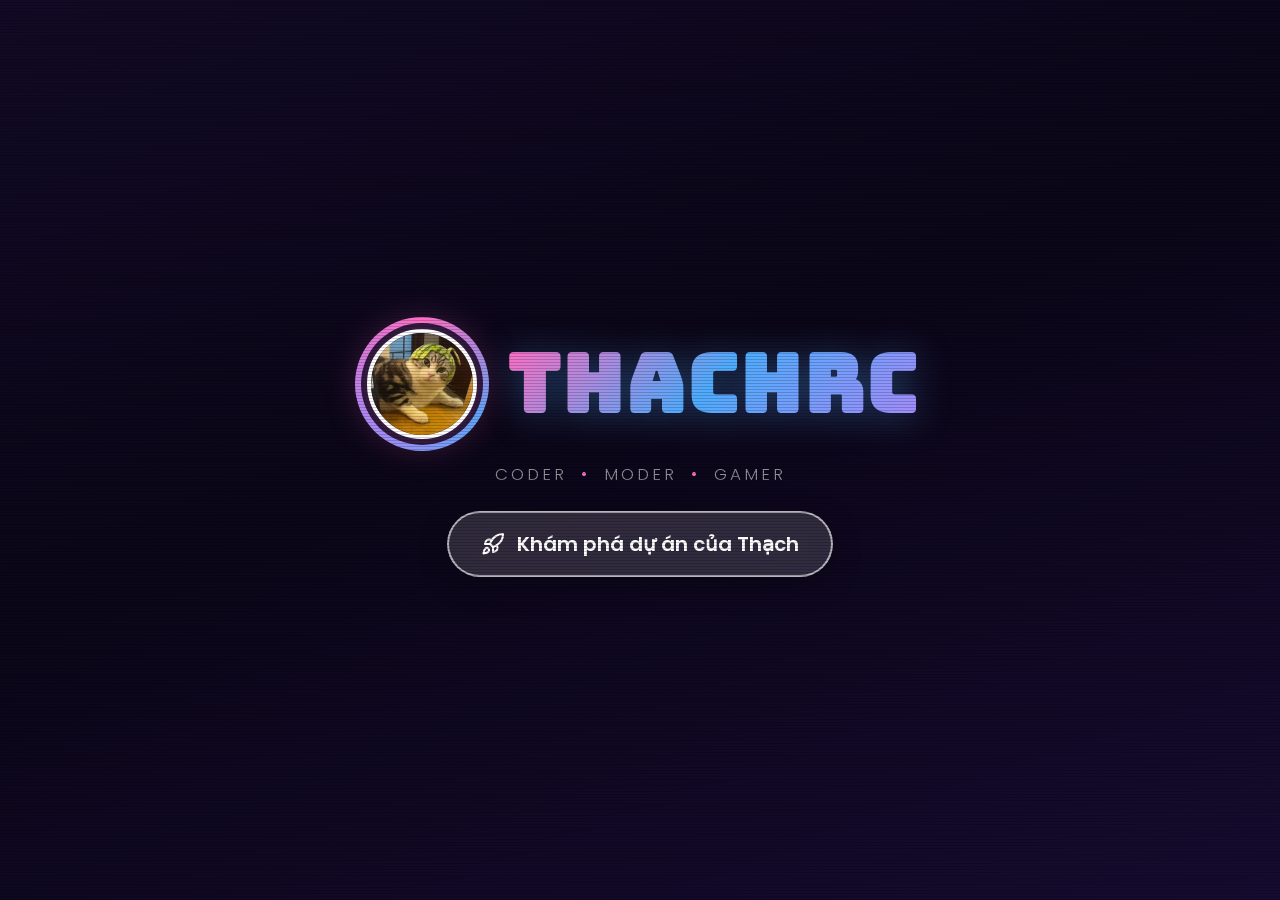
<file: index.html>
<!DOCTYPE html>
<html lang="vi">
<head>
  <meta charset="UTF-8">
  <meta name="viewport" content="width=device-width, initial-scale=1.0">
  <title>Thạch</title>
  <link rel="icon" href="icon.png" type="image/png">
  <link rel="preconnect" href="https://fonts.googleapis.com">
  <link rel="preconnect" href="https://fonts.gstatic.com" crossorigin>
  <link href="https://fonts.googleapis.com/css2?family=Bungee&family=Poppins:wght@300;400;600&display=swap" rel="stylesheet">
  <link rel="stylesheet" href="bg.css">
  <link rel="stylesheet" href="style.css">
</head>
<body>
  <div class="pixel-layer" id="pixelLayer"></div>

  <main class="hero">
    <div class="title-row">
      <div class="avatar-wrap">
        <img src="icon.png" alt="Avatar của ThachRC" class="avatar">
      </div>
      <h1 class="name">ThachRC</h1>
    </div>
    <p class="tagline">coder <span class="dot">•</span> moder <span class="dot">•</span> gamer</p>
    <a href="projects.html" class="cta-button" id="exploreBtn">
      <svg class="cta-icon" viewBox="0 0 24 24" fill="none" stroke="currentColor" stroke-width="2" stroke-linecap="round" stroke-linejoin="round" aria-hidden="true">
        <path d="M4.5 16.5c-1.5 1.26-2 5-2 5s3.74-.5 5-2c.71-.84.7-2.13-.09-2.91a2.18 2.18 0 0 0-2.91-.09z"></path>
        <path d="M12 15l-3-3a22 22 0 0 1 2-3.95A12.88 12.88 0 0 1 22 2c0 2.72-.78 7.5-6 11a22.35 22.35 0 0 1-4 2z"></path>
        <path d="M9 12H4s.55-3.03 2-4c1.62-1.08 5 0 5 0"></path>
        <path d="M12 15v5s3.03-.55 4-2c1.08-1.62 0-5 0-5"></path>
      </svg>
      <span>Khám phá dự án của Thạch</span>
    </a>
  </main>

  <script src="bg.js"></script>
  <script src="script.js"></script>
</body>
</html>
</file>
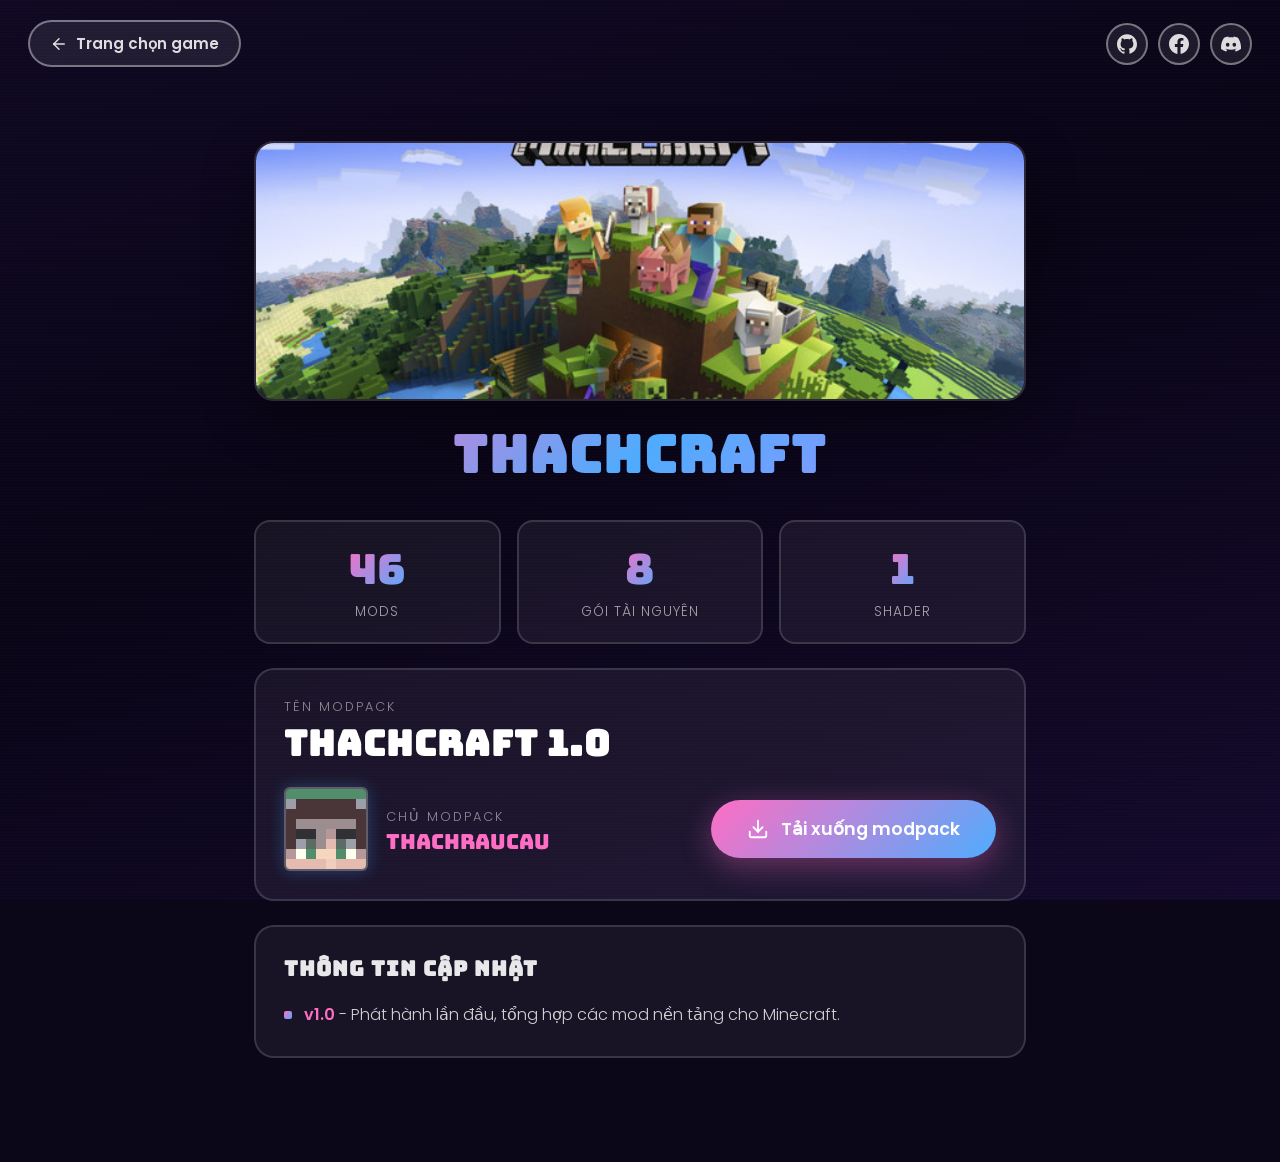
<file: minecraft.html>
<!DOCTYPE html>
<html lang="vi">
<head>
  <meta charset="UTF-8">
  <meta name="viewport" content="width=device-width, initial-scale=1.0">
  <title>ThachCraft - ThachRC</title>
  <link rel="icon" href="icon.png" type="image/png">
  <link rel="preconnect" href="https://fonts.googleapis.com">
  <link rel="preconnect" href="https://fonts.gstatic.com" crossorigin>
  <link href="https://fonts.googleapis.com/css2?family=Bungee&family=Poppins:wght@300;400;600&display=swap" rel="stylesheet">
  <link rel="stylesheet" href="bg.css">
  <link rel="stylesheet" href="minecraft.css">
</head>
<body class="page-enter">
  <div class="pixel-layer" id="pixelLayer"></div>

  <div class="topbar">
    <button class="back-button" id="backBtn">
      <svg viewBox="0 0 24 24" fill="none" stroke="currentColor" stroke-width="2" stroke-linecap="round" stroke-linejoin="round" aria-hidden="true">
        <path d="M19 12H5"></path>
        <path d="M12 19l-7-7 7-7"></path>
      </svg>
      <span>Trang chọn game</span>
    </button>

    <div class="social-buttons">
      <a class="social-button" href="https://github.com/ThachRC" target="_blank" rel="noopener" title="GitHub">
        <svg viewBox="0 0 24 24" fill="currentColor" aria-hidden="true">
          <path d="M12 .297c-6.63 0-12 5.373-12 12 0 5.303 3.438 9.8 8.205 11.385.6.113.82-.258.82-.577 0-.285-.01-1.04-.015-2.04-3.338.724-4.042-1.61-4.042-1.61C4.422 18.07 3.633 17.7 3.633 17.7c-1.087-.744.084-.729.084-.729 1.205.084 1.838 1.236 1.838 1.236 1.07 1.835 2.809 1.305 3.495.998.108-.776.417-1.305.76-1.605-2.665-.3-5.466-1.332-5.466-5.93 0-1.31.465-2.38 1.235-3.22-.135-.303-.54-1.523.105-3.176 0 0 1.005-.322 3.3 1.23.96-.267 1.98-.399 3-.405 1.02.006 2.04.138 3 .405 2.28-1.552 3.285-1.23 3.285-1.23.645 1.653.24 2.873.12 3.176.765.84 1.23 1.91 1.23 3.22 0 4.61-2.805 5.625-5.475 5.92.42.36.81 1.096.81 2.22 0 1.606-.015 2.896-.015 3.286 0 .315.21.69.825.57C20.565 22.092 24 17.592 24 12.297c0-6.627-5.373-12-12-12"></path>
        </svg>
      </a>
      <a class="social-button" href="https://www.facebook.com/HThach0315" target="_blank" rel="noopener" title="Facebook">
        <svg viewBox="0 0 24 24" fill="currentColor" aria-hidden="true">
          <path d="M24 12.073c0-6.627-5.373-12-12-12s-12 5.373-12 12c0 5.99 4.388 10.954 10.125 11.854v-8.385H7.078v-3.47h3.047V9.43c0-3.007 1.792-4.669 4.533-4.669 1.312 0 2.686.235 2.686.235v2.953H15.83c-1.491 0-1.956.925-1.956 1.874v2.25h3.328l-.532 3.47h-2.796v8.385C19.612 23.027 24 18.062 24 12.073z"></path>
        </svg>
      </a>
      <a class="social-button" href="https://discord.gg/29yyZGGAaR" target="_blank" rel="noopener" title="Discord">
        <svg viewBox="0 0 24 24" fill="currentColor" aria-hidden="true">
          <path d="M20.317 4.3698a19.7913 19.7913 0 00-4.8851-1.5152.0741.0741 0 00-.0785.0371c-.211.3753-.4447.8648-.6083 1.2495-1.8447-.2762-3.68-.2762-5.4868 0-.1636-.3933-.4058-.8742-.6177-1.2495a.077.077 0 00-.0785-.037 19.7363 19.7363 0 00-4.8852 1.515.0699.0699 0 00-.0321.0277C.5334 9.0458-.319 13.5799.0992 18.0578a.0824.0824 0 00.0312.0561c2.0528 1.5076 4.0413 2.4228 5.9929 3.0294a.0777.0777 0 00.0842-.0276c.4616-.6304.8731-1.2952 1.226-1.9942a.076.076 0 00-.0416-.1057c-.6528-.2476-1.2743-.5495-1.8722-.8923a.077.077 0 01-.0076-.1277c.1258-.0943.2517-.1923.3718-.2914a.0743.0743 0 01.0776-.0105c3.9278 1.7933 8.18 1.7933 12.0614 0a.0739.0739 0 01.0785.0095c.1202.099.246.1981.3728.2924a.077.077 0 01-.0066.1276 12.2986 12.2986 0 01-1.873.8914.0766.0766 0 00-.0407.1067c.3604.698.7719 1.3628 1.225 1.9932a.076.076 0 00.0842.0286c1.961-.6067 3.9495-1.5219 6.0023-3.0294a.077.077 0 00.0313-.0552c.5004-5.177-.8382-9.6739-3.5485-13.6604a.061.061 0 00-.0312-.0286zM8.02 15.3312c-1.1825 0-2.1569-1.0857-2.1569-2.419 0-1.3332.9555-2.4189 2.157-2.4189 1.2108 0 2.1757 1.0952 2.1568 2.419 0 1.3332-.9555 2.4189-2.1569 2.4189zm7.9748 0c-1.1825 0-2.1569-1.0857-2.1569-2.419 0-1.3332.9554-2.4189 2.1569-2.4189 1.2108 0 2.1757 1.0952 2.1568 2.419 0 1.3332-.946 2.4189-2.1568 2.4189z"></path>
        </svg>
      </a>
    </div>
  </div>

  <main class="page">
    <header class="game-hero">
      <img src="minecraft_banner.jpg" alt="ThachCraft" class="game-banner">
      <h1 class="game-title">ThachCraft</h1>
    </header>

    <section class="stats">
      <div class="stat">
        <span class="stat-num">46</span>
        <span class="stat-label">Mods</span>
      </div>
      <div class="stat">
        <span class="stat-num">8</span>
        <span class="stat-label">Gói tài nguyên</span>
      </div>
      <div class="stat">
        <span class="stat-num">1</span>
        <span class="stat-label">Shader</span>
      </div>
    </section>

    <section class="panel">
      <div class="modpack-info">
        <span class="label">Tên modpack</span>
        <h2 class="modpack-name">ThachCraft 1.0</h2>
      </div>

      <div class="owner-row">
        <div class="owner">
          <img src="thachraucau-head.png" alt="Skin ThachRauCau" class="skin-icon">
          <div>
            <span class="label">Chủ modpack</span>
            <p class="owner-name">ThachRauCau</p>
          </div>
        </div>

        <a class="download-button" href="https://drive.google.com/file/d/144w3nYolvyCuD91zXTfOUlgTKwDnk7HT/view?usp=sharing" target="_blank" rel="noopener">
          <svg viewBox="0 0 24 24" fill="none" stroke="currentColor" stroke-width="2" stroke-linecap="round" stroke-linejoin="round" aria-hidden="true">
            <path d="M21 15v4a2 2 0 0 1-2 2H5a2 2 0 0 1-2-2v-4"></path>
            <path d="M7 10l5 5 5-5"></path>
            <path d="M12 15V3"></path>
          </svg>
          <span>Tải xuống modpack</span>
        </a>
      </div>
    </section>

    <section class="panel update-panel">
      <h2 class="panel-title">Thông tin cập nhật</h2>
      <ul class="update-list">
        <li><strong>v1.0</strong> - Phát hành lần đầu, tổng hợp các mod nền tảng cho Minecraft.</li>
      </ul>
    </section>
  </main>

  <script src="bg.js"></script>
  <script src="minecraft.js"></script>
</body>
</html>
</file>
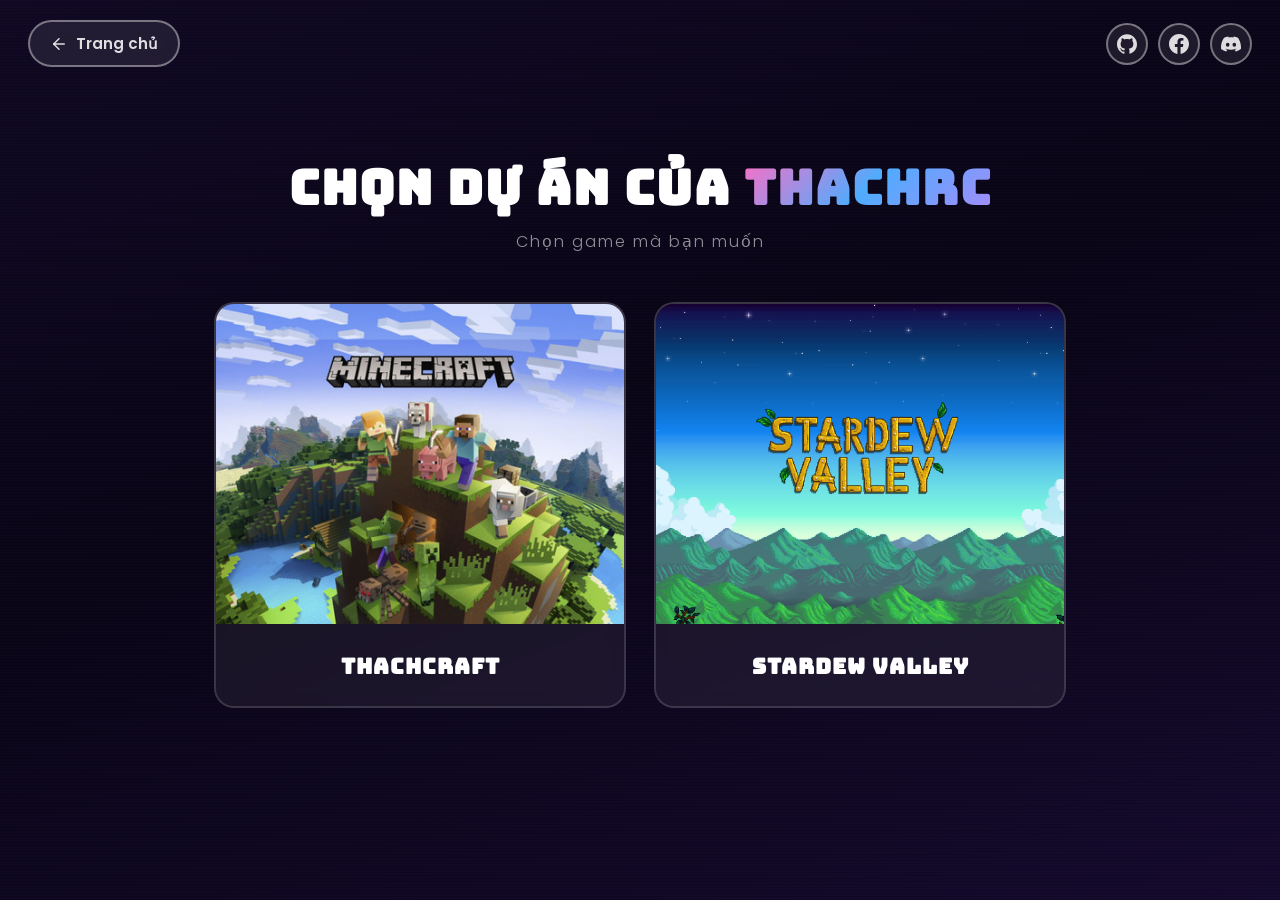
<file: projects.html>
<!DOCTYPE html>
<html lang="vi">
<head>
  <meta charset="UTF-8">
  <meta name="viewport" content="width=device-width, initial-scale=1.0">
  <title>Chọn dự án của ThachRC</title>
  <link rel="icon" href="icon.png" type="image/png">
  <link rel="preconnect" href="https://fonts.googleapis.com">
  <link rel="preconnect" href="https://fonts.gstatic.com" crossorigin>
  <link href="https://fonts.googleapis.com/css2?family=Bungee&family=Poppins:wght@300;400;600&display=swap" rel="stylesheet">
  <link rel="stylesheet" href="bg.css">
  <link rel="stylesheet" href="projects.css">
</head>
<body class="page-enter">
  <div class="pixel-layer" id="pixelLayer"></div>

  <div class="topbar">
    <button class="back-button" id="backBtn">
      <svg viewBox="0 0 24 24" fill="none" stroke="currentColor" stroke-width="2" stroke-linecap="round" stroke-linejoin="round" aria-hidden="true">
        <path d="M19 12H5"></path>
        <path d="M12 19l-7-7 7-7"></path>
      </svg>
      <span>Trang chủ</span>
    </button>

    <div class="social-buttons">
      <a class="social-button" href="https://github.com/ThachRC" target="_blank" rel="noopener" title="GitHub">
        <svg viewBox="0 0 24 24" fill="currentColor" aria-hidden="true">
          <path d="M12 .297c-6.63 0-12 5.373-12 12 0 5.303 3.438 9.8 8.205 11.385.6.113.82-.258.82-.577 0-.285-.01-1.04-.015-2.04-3.338.724-4.042-1.61-4.042-1.61C4.422 18.07 3.633 17.7 3.633 17.7c-1.087-.744.084-.729.084-.729 1.205.084 1.838 1.236 1.838 1.236 1.07 1.835 2.809 1.305 3.495.998.108-.776.417-1.305.76-1.605-2.665-.3-5.466-1.332-5.466-5.93 0-1.31.465-2.38 1.235-3.22-.135-.303-.54-1.523.105-3.176 0 0 1.005-.322 3.3 1.23.96-.267 1.98-.399 3-.405 1.02.006 2.04.138 3 .405 2.28-1.552 3.285-1.23 3.285-1.23.645 1.653.24 2.873.12 3.176.765.84 1.23 1.91 1.23 3.22 0 4.61-2.805 5.625-5.475 5.92.42.36.81 1.096.81 2.22 0 1.606-.015 2.896-.015 3.286 0 .315.21.69.825.57C20.565 22.092 24 17.592 24 12.297c0-6.627-5.373-12-12-12"></path>
        </svg>
      </a>
      <a class="social-button" href="https://www.facebook.com/HThach0315" target="_blank" rel="noopener" title="Facebook">
        <svg viewBox="0 0 24 24" fill="currentColor" aria-hidden="true">
          <path d="M24 12.073c0-6.627-5.373-12-12-12s-12 5.373-12 12c0 5.99 4.388 10.954 10.125 11.854v-8.385H7.078v-3.47h3.047V9.43c0-3.007 1.792-4.669 4.533-4.669 1.312 0 2.686.235 2.686.235v2.953H15.83c-1.491 0-1.956.925-1.956 1.874v2.25h3.328l-.532 3.47h-2.796v8.385C19.612 23.027 24 18.062 24 12.073z"></path>
        </svg>
      </a>
      <a class="social-button" href="https://discord.gg/wVFH8Xh6hj" target="_blank" rel="noopener" title="Discord">
        <svg viewBox="0 0 24 24" fill="currentColor" aria-hidden="true">
          <path d="M20.317 4.3698a19.7913 19.7913 0 00-4.8851-1.5152.0741.0741 0 00-.0785.0371c-.211.3753-.4447.8648-.6083 1.2495-1.8447-.2762-3.68-.2762-5.4868 0-.1636-.3933-.4058-.8742-.6177-1.2495a.077.077 0 00-.0785-.037 19.7363 19.7363 0 00-4.8852 1.515.0699.0699 0 00-.0321.0277C.5334 9.0458-.319 13.5799.0992 18.0578a.0824.0824 0 00.0312.0561c2.0528 1.5076 4.0413 2.4228 5.9929 3.0294a.0777.0777 0 00.0842-.0276c.4616-.6304.8731-1.2952 1.226-1.9942a.076.076 0 00-.0416-.1057c-.6528-.2476-1.2743-.5495-1.8722-.8923a.077.077 0 01-.0076-.1277c.1258-.0943.2517-.1923.3718-.2914a.0743.0743 0 01.0776-.0105c3.9278 1.7933 8.18 1.7933 12.0614 0a.0739.0739 0 01.0785.0095c.1202.099.246.1981.3728.2924a.077.077 0 01-.0066.1276 12.2986 12.2986 0 01-1.873.8914.0766.0766 0 00-.0407.1067c.3604.698.7719 1.3628 1.225 1.9932a.076.076 0 00.0842.0286c1.961-.6067 3.9495-1.5219 6.0023-3.0294a.077.077 0 00.0313-.0552c.5004-5.177-.8382-9.6739-3.5485-13.6604a.061.061 0 00-.0312-.0286zM8.02 15.3312c-1.1825 0-2.1569-1.0857-2.1569-2.419 0-1.3332.9555-2.4189 2.157-2.4189 1.2108 0 2.1757 1.0952 2.1568 2.419 0 1.3332-.9555 2.4189-2.1569 2.4189zm7.9748 0c-1.1825 0-2.1569-1.0857-2.1569-2.419 0-1.3332.9554-2.4189 2.1569-2.4189 1.2108 0 2.1757 1.0952 2.1568 2.419 0 1.3332-.946 2.4189-2.1568 2.4189z"></path>
        </svg>
      </a>
    </div>
  </div>

  <main class="page">
    <h1 class="page-title">Chọn dự án của <span class="accent">ThachRC</span></h1>
    <p class="page-sub">Chọn game mà bạn muốn</p>

    <section class="grid">
      <a class="card card-link" href="minecraft.html">
        <img src="minecraft_banner.jpg" alt="ThachCraft" class="card-image">
        <div class="card-body">
          <h2 class="card-title">ThachCraft</h2>
        </div>
      </a>

      <a class="card card-link" href="stardew.html">
        <img src="stardew_scene.png" alt="Stardew Valley" class="card-image">
        <div class="card-body">
          <h2 class="card-title">Stardew Valley</h2>
        </div>
      </a>
    </section>
  </main>

  <script src="bg.js"></script>
  <script src="projects.js"></script>
</body>
</html>
</file>
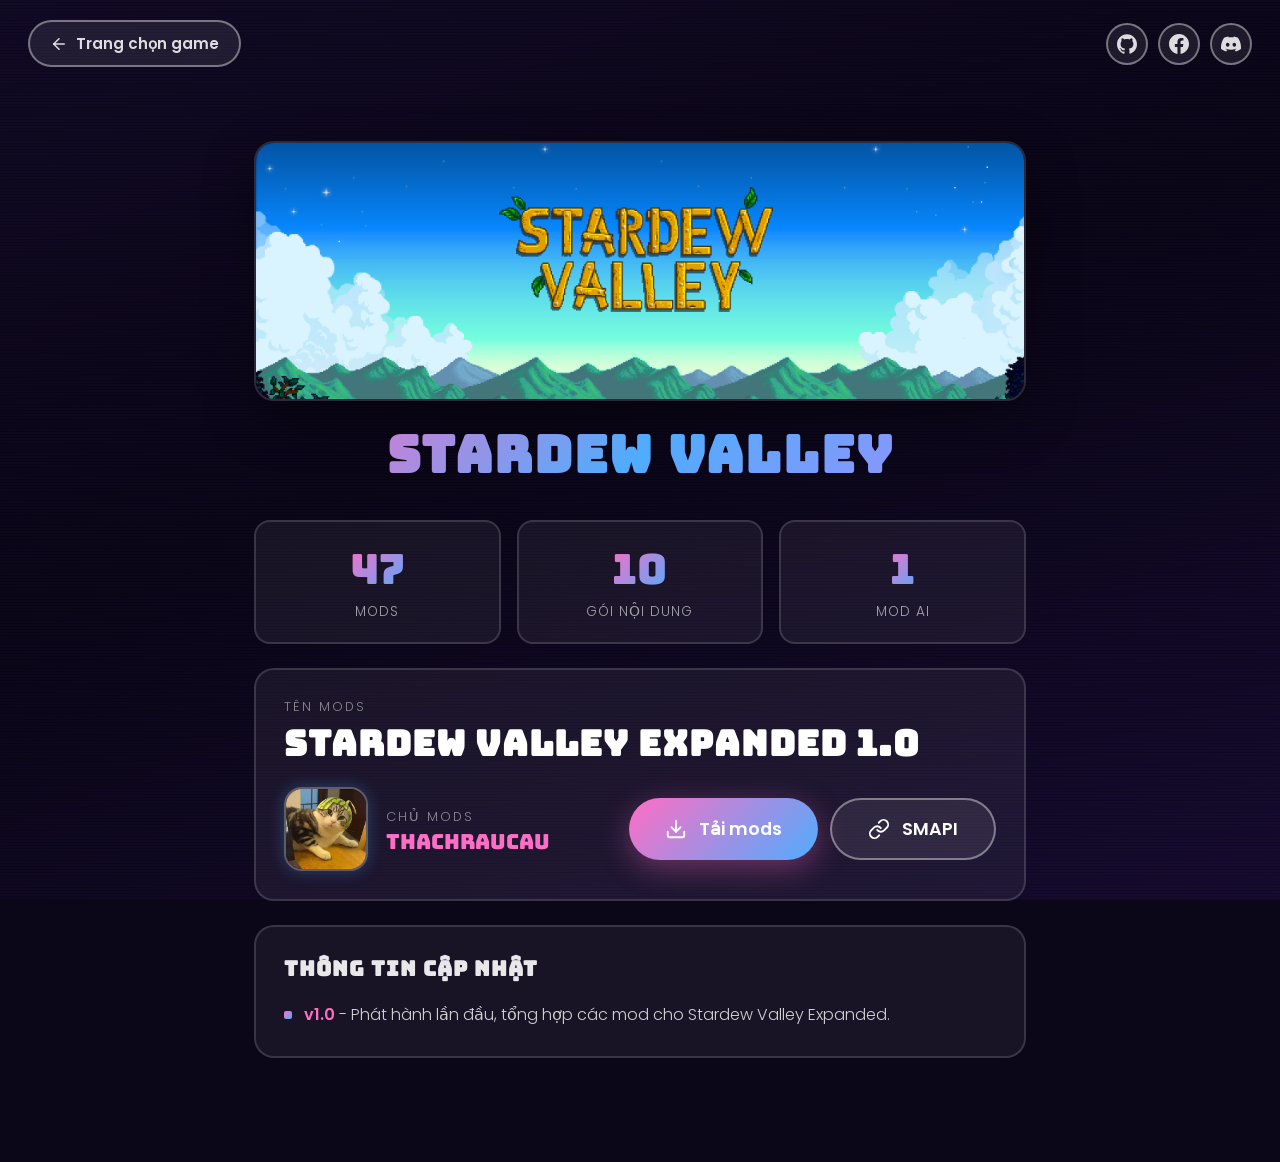
<file: stardew.html>
<!DOCTYPE html>
<html lang="vi">
<head>
  <meta charset="UTF-8">
  <meta name="viewport" content="width=device-width, initial-scale=1.0">
  <title>SVE - ThachRC</title>
  <link rel="icon" href="icon.png" type="image/png">
  <link rel="preconnect" href="https://fonts.googleapis.com">
  <link rel="preconnect" href="https://fonts.gstatic.com" crossorigin>
  <link href="https://fonts.googleapis.com/css2?family=Bungee&family=Poppins:wght@300;400;600&display=swap" rel="stylesheet">
  <link rel="stylesheet" href="bg.css">
  <link rel="stylesheet" href="stardew.css">
</head>
<body class="page-enter">
  <div class="pixel-layer" id="pixelLayer"></div>

  <div class="topbar">
    <button class="back-button" id="backBtn">
      <svg viewBox="0 0 24 24" fill="none" stroke="currentColor" stroke-width="2" stroke-linecap="round" stroke-linejoin="round" aria-hidden="true">
        <path d="M19 12H5"></path>
        <path d="M12 19l-7-7 7-7"></path>
      </svg>
      <span>Trang chọn game</span>
    </button>

    <div class="social-buttons">
      <a class="social-button" href="https://github.com/ThachRC" target="_blank" rel="noopener" title="GitHub">
        <svg viewBox="0 0 24 24" fill="currentColor" aria-hidden="true">
          <path d="M12 .297c-6.63 0-12 5.373-12 12 0 5.303 3.438 9.8 8.205 11.385.6.113.82-.258.82-.577 0-.285-.01-1.04-.015-2.04-3.338.724-4.042-1.61-4.042-1.61C4.422 18.07 3.633 17.7 3.633 17.7c-1.087-.744.084-.729.084-.729 1.205.084 1.838 1.236 1.838 1.236 1.07 1.835 2.809 1.305 3.495.998.108-.776.417-1.305.76-1.605-2.665-.3-5.466-1.332-5.466-5.93 0-1.31.465-2.38 1.235-3.22-.135-.303-.54-1.523.105-3.176 0 0 1.005-.322 3.3 1.23.96-.267 1.98-.399 3-.405 1.02.006 2.04.138 3 .405 2.28-1.552 3.285-1.23 3.285-1.23.645 1.653.24 2.873.12 3.176.765.84 1.23 1.91 1.23 3.22 0 4.61-2.805 5.625-5.475 5.92.42.36.81 1.096.81 2.22 0 1.606-.015 2.896-.015 3.286 0 .315.21.69.825.57C20.565 22.092 24 17.592 24 12.297c0-6.627-5.373-12-12-12"></path>
        </svg>
      </a>
      <a class="social-button" href="https://www.facebook.com/HThach0315" target="_blank" rel="noopener" title="Facebook">
        <svg viewBox="0 0 24 24" fill="currentColor" aria-hidden="true">
          <path d="M24 12.073c0-6.627-5.373-12-12-12s-12 5.373-12 12c0 5.99 4.388 10.954 10.125 11.854v-8.385H7.078v-3.47h3.047V9.43c0-3.007 1.792-4.669 4.533-4.669 1.312 0 2.686.235 2.686.235v2.953H15.83c-1.491 0-1.956.925-1.956 1.874v2.25h3.328l-.532 3.47h-2.796v8.385C19.612 23.027 24 18.062 24 12.073z"></path>
        </svg>
      </a>
      <a class="social-button" href="https://discord.gg/29yyZGGAaR" target="_blank" rel="noopener" title="Discord">
        <svg viewBox="0 0 24 24" fill="currentColor" aria-hidden="true">
          <path d="M20.317 4.3698a19.7913 19.7913 0 00-4.8851-1.5152.0741.0741 0 00-.0785.0371c-.211.3753-.4447.8648-.6083 1.2495-1.8447-.2762-3.68-.2762-5.4868 0-.1636-.3933-.4058-.8742-.6177-1.2495a.077.077 0 00-.0785-.037 19.7363 19.7363 0 00-4.8852 1.515.0699.0699 0 00-.0321.0277C.5334 9.0458-.319 13.5799.0992 18.0578a.0824.0824 0 00.0312.0561c2.0528 1.5076 4.0413 2.4228 5.9929 3.0294a.0777.0777 0 00.0842-.0276c.4616-.6304.8731-1.2952 1.226-1.9942a.076.076 0 00-.0416-.1057c-.6528-.2476-1.2743-.5495-1.8722-.8923a.077.077 0 01-.0076-.1277c.1258-.0943.2517-.1923.3718-.2914a.0743.0743 0 01.0776-.0105c3.9278 1.7933 8.18 1.7933 12.0614 0a.0739.0739 0 01.0785.0095c.1202.099.246.1981.3728.2924a.077.077 0 01-.0066.1276 12.2986 12.2986 0 01-1.873.8914.0766.0766 0 00-.0407.1067c.3604.698.7719 1.3628 1.225 1.9932a.076.076 0 00.0842.0286c1.961-.6067 3.9495-1.5219 6.0023-3.0294a.077.077 0 00.0313-.0552c.5004-5.177-.8382-9.6739-3.5485-13.6604a.061.061 0 00-.0312-.0286zM8.02 15.3312c-1.1825 0-2.1569-1.0857-2.1569-2.419 0-1.3332.9555-2.4189 2.157-2.4189 1.2108 0 2.1757 1.0952 2.1568 2.419 0 1.3332-.9555 2.4189-2.1569 2.4189zm7.9748 0c-1.1825 0-2.1569-1.0857-2.1569-2.419 0-1.3332.9554-2.4189 2.1569-2.4189 1.2108 0 2.1757 1.0952 2.1568 2.419 0 1.3332-.946 2.4189-2.1568 2.4189z"></path>
        </svg>
      </a>
    </div>
  </div>

  <main class="page">
    <header class="game-hero">
      <img src="stardew_scene.png" alt="Stardew Valley" class="game-banner">
      <h1 class="game-title">Stardew Valley</h1>
    </header>

    <section class="stats">
      <div class="stat">
        <span class="stat-num">47</span>
        <span class="stat-label">Mods</span>
      </div>
      <div class="stat">
        <span class="stat-num">10</span>
        <span class="stat-label">Gói nội dung</span>
      </div>
      <div class="stat">
        <span class="stat-num">1</span>
        <span class="stat-label">Mod AI</span>
      </div>
    </section>

    <section class="panel">
      <div class="modpack-info">
        <span class="label">Tên mods</span>
        <h2 class="modpack-name">Stardew Valley Expanded 1.0</h2>
      </div>

      <div class="owner-row">
        <div class="owner">
          <img src="icon.png" alt="ThachRauCau" class="skin-icon">
          <div>
            <span class="label">Chủ mods</span>
            <p class="owner-name">ThachRauCau</p>
          </div>
        </div>

        <div class="download-actions">
          <a class="download-button" href="https://drive.google.com/file/d/173L52w7xVsWC6PWA2gvWLz-raDwWBatZ/view?usp=sharing" target="_blank" rel="noopener">
            <svg viewBox="0 0 24 24" fill="none" stroke="currentColor" stroke-width="2" stroke-linecap="round" stroke-linejoin="round" aria-hidden="true">
              <path d="M21 15v4a2 2 0 0 1-2 2H5a2 2 0 0 1-2-2v-4"></path>
              <path d="M7 10l5 5 5-5"></path>
              <path d="M12 15V3"></path>
            </svg>
            <span>Tải mods</span>
          </a>
          <a class="download-button secondary" href="https://www.nexusmods.com/stardewvalley/mods/2400" target="_blank" rel="noopener">
            <svg viewBox="0 0 24 24" fill="none" stroke="currentColor" stroke-width="2" stroke-linecap="round" stroke-linejoin="round" aria-hidden="true">
              <path d="M10 13a5 5 0 0 0 7.54.54l3-3a5 5 0 0 0-7.07-7.07l-1.72 1.71"></path>
              <path d="M14 11a5 5 0 0 0-7.54-.54l-3 3a5 5 0 0 0 7.07 7.07l1.71-1.71"></path>
            </svg>
            <span>SMAPI</span>
          </a>
        </div>
      </div>
    </section>

    <section class="panel update-panel">
      <h2 class="panel-title">Thông tin cập nhật</h2>
      <ul class="update-list">
        <li><strong>v1.0</strong> - Phát hành lần đầu, tổng hợp các mod cho Stardew Valley Expanded.</li>
      </ul>
    </section>
  </main>

  <script src="bg.js"></script>
  <script src="stardew.js"></script>
</body>
</html>
</file>
<file: bg.css>
body {
  background-color: #0b0618;
  background-image: linear-gradient(160deg, #120a26 0%, #0b0618 45%, #160b30 100%);
  background-attachment: fixed;
  color: #fff;
  min-height: 100vh;
}

body::after {
  content: "";
  position: fixed;
  inset: 0;
  z-index: 2;
  pointer-events: none;
  background: repeating-linear-gradient(0deg, rgba(0, 0, 0, 0.18) 0 1px, transparent 1px 3px);
}

.pixel-layer {
  position: fixed;
  inset: 0;
  z-index: 0;
  pointer-events: none;
}

.pixel-block {
  position: absolute;
  top: -40px;
  opacity: 0;
  animation: pixelFall linear infinite;
  image-rendering: pixelated;
}

@keyframes pixelFall {
  0% { transform: translate3d(0, 0, 0); opacity: 0; }
  10% { opacity: 0.9; }
  90% { opacity: 0.6; }
  100% { transform: translate3d(var(--drift), 110vh, 0); opacity: 0; }
}
</file>
<file: style.css>
* {
  margin: 0;
  padding: 0;
  box-sizing: border-box;
}

html,
body {
  height: 100%;
}

body {
  font-family: "Poppins", sans-serif;
  overflow: hidden;
  display: flex;
  align-items: center;
  justify-content: center;
}

.hero {
  position: relative;
  z-index: 1;
  text-align: center;
  display: flex;
  flex-direction: column;
  align-items: center;
  gap: 24px;
  padding: 24px;
}

.title-row {
  display: flex;
  align-items: center;
  gap: 24px;
}

.avatar-wrap {
  position: relative;
  width: 122px;
  height: 122px;
  display: flex;
  align-items: center;
  justify-content: center;
}

.avatar-wrap::before {
  content: "";
  position: absolute;
  inset: -6px;
  border-radius: 50%;
  background: conic-gradient(#ff6ec4, #4facfe, #a78bfa, #ff6ec4);
  z-index: 0;
}

.avatar-wrap::after {
  content: "";
  position: absolute;
  inset: 0;
  border-radius: 50%;
  background: #0f0c29;
  z-index: 1;
}

.avatar {
  position: relative;
  z-index: 2;
  display: block;
  width: 110px;
  height: 110px;
  border-radius: 50%;
  object-fit: cover;
  border: 4px solid #fff;
  filter: drop-shadow(0 0 20px rgba(255, 110, 196, 0.4));
}

.name {
  font-family: "Bungee", sans-serif;
  font-size: clamp(2.8rem, 8vw, 5rem);
  letter-spacing: 3px;
  line-height: 1;
  white-space: nowrap;
  background: linear-gradient(135deg, #ff6ec4, #4facfe, #a78bfa);
  -webkit-background-clip: text;
  background-clip: text;
  color: transparent;
  filter: drop-shadow(0 4px 18px rgba(79, 172, 254, 0.35));
}

.tagline {
  font-size: clamp(0.9rem, 2.5vw, 1.05rem);
  font-weight: 300;
  letter-spacing: 3px;
  text-transform: uppercase;
  color: rgba(255, 255, 255, 0.55);
  margin-top: -8px;
}

.tagline .dot {
  color: #ff6ec4;
  margin: 0 6px;
}

.cta-button {
  position: relative;
  overflow: hidden;
  display: inline-flex;
  align-items: center;
  gap: 12px;
  padding: 16px 32px;
  border-radius: 60px;
  background: rgba(255, 255, 255, 0.15);
  border: 2px solid rgba(255, 255, 255, 0.65);
  color: #fff;
  font-family: "Poppins", sans-serif;
  font-weight: 600;
  font-size: clamp(1rem, 2.5vw, 1.25rem);
  text-decoration: none;
  backdrop-filter: blur(10px);
  box-shadow: 0 8px 30px rgba(0, 0, 0, 0.25);
  transition: transform 0.25s ease, box-shadow 0.25s ease, background 0.25s ease;
  cursor: pointer;
}

.cta-button::before {
  content: "";
  position: absolute;
  top: 0;
  left: -60%;
  width: 40%;
  height: 100%;
  background: linear-gradient(90deg, transparent, rgba(255, 255, 255, 0.55), transparent);
  transform: skewX(-20deg);
  transition: left 0.6s ease;
}

.cta-button:hover::before {
  left: 120%;
}

.cta-button:hover {
  transform: scale(1.08);
  background: linear-gradient(135deg, rgba(255, 110, 196, 0.9), rgba(79, 172, 254, 0.9));
  box-shadow: 0 12px 45px rgba(255, 110, 196, 0.6), 0 0 30px rgba(79, 172, 254, 0.5);
}

.cta-button:active {
  transform: scale(0.97);
}

.cta-button > * {
  position: relative;
  z-index: 1;
}

.cta-icon {
  width: 24px;
  height: 24px;
  flex-shrink: 0;
}

@media (max-width: 480px) {
  .avatar { width: 80px; height: 80px; }
  .title-row { gap: 16px; }
  .cta-button { padding: 14px 22px; }
}
</file>
<file: minecraft.css>
* {
  margin: 0;
  padding: 0;
  box-sizing: border-box;
}

body {
  font-family: "Poppins", sans-serif;
  overflow-y: auto;
  overflow-x: hidden;
}

.page-enter .topbar,
.page-enter .page {
  opacity: 0;
  transform: translateY(24px);
  animation: pageIn 0.6s ease forwards;
}

.page-enter .topbar {
  animation-delay: 0.1s;
}

.page-enter .page {
  animation-delay: 0.25s;
}

@keyframes pageIn {
  to { opacity: 1; transform: translateY(0); }
}

.topbar {
  position: relative;
  z-index: 3;
  display: flex;
  align-items: center;
  justify-content: space-between;
  gap: 12px;
  padding: 20px 28px;
}

.back-button {
  display: inline-flex;
  align-items: center;
  gap: 8px;
  padding: 10px 20px;
  border-radius: 40px;
  background: rgba(255, 255, 255, 0.08);
  border: 2px solid rgba(255, 255, 255, 0.4);
  color: rgba(255, 255, 255, 0.85);
  font-family: "Poppins", sans-serif;
  font-weight: 600;
  font-size: 0.95rem;
  text-decoration: none;
  backdrop-filter: blur(8px);
  cursor: pointer;
  transition: transform 0.2s ease, background 0.2s ease, box-shadow 0.2s ease;
}

.back-button svg {
  width: 18px;
  height: 18px;
}

.back-button:hover {
  transform: scale(1.06);
  background: rgba(255, 110, 196, 0.3);
  box-shadow: 0 0 20px rgba(255, 110, 196, 0.35);
}

.back-button:active {
  transform: scale(0.97);
}

.social-buttons {
  display: flex;
  gap: 10px;
}

.social-button {
  width: 42px;
  height: 42px;
  border-radius: 50%;
  display: flex;
  align-items: center;
  justify-content: center;
  background: rgba(255, 255, 255, 0.08);
  border: 2px solid rgba(255, 255, 255, 0.4);
  color: rgba(255, 255, 255, 0.85);
  backdrop-filter: blur(8px);
  transition: transform 0.2s ease, background 0.2s ease, box-shadow 0.2s ease, color 0.2s ease;
}

.social-button svg {
  width: 20px;
  height: 20px;
}

.social-button:hover {
  transform: translateY(-3px) scale(1.08);
  color: #fff;
  box-shadow: 0 0 20px rgba(79, 172, 254, 0.4);
}

.social-button:hover:nth-child(1) {
  background: rgba(79, 172, 254, 0.4);
  border-color: #4facfe;
}

.social-button:hover:nth-child(2) {
  background: rgba(59, 89, 152, 0.7);
  border-color: #3b5998;
}

.social-button:hover:nth-child(3) {
  background: rgba(88, 101, 242, 0.7);
  border-color: #5865f2;
}

.page {
  position: relative;
  z-index: 3;
  max-width: 820px;
  margin: 0 auto;
  padding: 6vh 24px 80px;
}

.game-hero {
  text-align: center;
  margin-bottom: 32px;
}

.game-banner {
  display: block;
  width: 100%;
  height: 260px;
  object-fit: cover;
  border-radius: 20px;
  border: 2px solid rgba(255, 255, 255, 0.14);
  box-shadow: 0 18px 50px rgba(0, 0, 0, 0.35);
  margin-bottom: 20px;
}

.game-title {
  font-family: "Bungee", sans-serif;
  font-size: clamp(2rem, 6vw, 3.2rem);
  letter-spacing: 2px;
  background: linear-gradient(135deg, #ff6ec4, #4facfe, #a78bfa);
  -webkit-background-clip: text;
  background-clip: text;
  color: transparent;
}

.stats {
  display: grid;
  grid-template-columns: repeat(3, 1fr);
  gap: 16px;
  margin-bottom: 24px;
}

.stat {
  background: rgba(255, 255, 255, 0.06);
  border: 2px solid rgba(255, 255, 255, 0.14);
  backdrop-filter: blur(8px);
  border-radius: 16px;
  padding: 20px 12px;
  display: flex;
  flex-direction: column;
  align-items: center;
  gap: 6px;
  transition: transform 0.25s ease, border-color 0.25s ease, box-shadow 0.25s ease;
}

.stat:hover {
  transform: translateY(-6px);
  border-color: rgba(79, 172, 254, 0.6);
  box-shadow: 0 12px 35px rgba(79, 172, 254, 0.2);
}

.stat-num {
  font-family: "Bungee", sans-serif;
  font-size: clamp(1.8rem, 5vw, 2.6rem);
  background: linear-gradient(135deg, #ff6ec4, #4facfe);
  -webkit-background-clip: text;
  background-clip: text;
  color: transparent;
}

.stat-label {
  font-size: 0.85rem;
  font-weight: 300;
  letter-spacing: 1px;
  text-transform: uppercase;
  color: rgba(255, 255, 255, 0.6);
}

.panel {
  background: rgba(255, 255, 255, 0.06);
  border: 2px solid rgba(255, 255, 255, 0.14);
  backdrop-filter: blur(8px);
  border-radius: 20px;
  padding: 28px;
  margin-bottom: 24px;
  display: flex;
  flex-direction: column;
  gap: 20px;
}

.label {
  font-size: 0.8rem;
  font-weight: 300;
  letter-spacing: 2px;
  text-transform: uppercase;
  color: rgba(255, 255, 255, 0.5);
}

.modpack-info {
  display: flex;
  flex-direction: column;
  gap: 4px;
}

.modpack-name {
  font-family: "Bungee", sans-serif;
  font-size: clamp(1.6rem, 4vw, 2.2rem);
  letter-spacing: 1px;
}

.owner-row {
  display: flex;
  align-items: center;
  justify-content: space-between;
  gap: 20px;
  flex-wrap: wrap;
}

.owner {
  display: flex;
  align-items: center;
  gap: 18px;
}

.skin-icon {
  width: 84px;
  height: 84px;
  border-radius: 6px;
  border: 2px solid rgba(255, 255, 255, 0.35);
  box-shadow: 0 0 16px rgba(79, 172, 254, 0.3);
  image-rendering: pixelated;
  background: #0b0618;
}

.owner-name {
  font-family: "Bungee", sans-serif;
  font-size: 1.3rem;
  color: #ff6ec4;
}

.download-button {
  display: inline-flex;
  align-items: center;
  gap: 12px;
  padding: 16px 36px;
  border-radius: 60px;
  background: linear-gradient(135deg, #ff6ec4, #4facfe);
  color: #fff;
  font-family: "Poppins", sans-serif;
  font-weight: 600;
  font-size: 1.1rem;
  text-decoration: none;
  box-shadow: 0 8px 30px rgba(255, 110, 196, 0.35);
  transition: transform 0.25s ease, box-shadow 0.25s ease;
}

.download-button svg {
  width: 22px;
  height: 22px;
}

.download-button:hover {
  transform: scale(1.06);
  box-shadow: 0 12px 45px rgba(255, 110, 196, 0.55), 0 0 30px rgba(79, 172, 254, 0.4);
}

.download-button:active {
  transform: scale(0.96);
}

.panel-title {
  font-family: "Bungee", sans-serif;
  font-size: 1.3rem;
  letter-spacing: 1px;
  color: rgba(255, 255, 255, 0.9);
}

.update-list {
  list-style: none;
  display: flex;
  flex-direction: column;
  gap: 12px;
}

.update-list li {
  position: relative;
  padding-left: 20px;
  font-weight: 300;
  color: rgba(255, 255, 255, 0.8);
  line-height: 1.6;
}

.update-list li::before {
  content: "";
  position: absolute;
  left: 0;
  top: 9px;
  width: 8px;
  height: 8px;
  border-radius: 2px;
  background: linear-gradient(135deg, #ff6ec4, #4facfe);
}

.update-list strong {
  font-weight: 600;
  color: #ff6ec4;
}

@media (max-width: 480px) {
  .topbar { padding: 16px 18px; }
  .page { padding: 5vh 16px 60px; }
  .game-banner { height: 180px; }
  .game-banner-logo { padding: 28px; }
  .skin-icon { width: 64px; height: 64px; }
  .stat { padding: 14px 8px; }
  .stat-label { font-size: 0.72rem; }
}
</file>
<file: projects.css>
* {
  margin: 0;
  padding: 0;
  box-sizing: border-box;
}

body {
  font-family: "Poppins", sans-serif;
  overflow-y: auto;
  overflow-x: hidden;
}

.page-enter .page,
.page-enter .topbar {
  opacity: 0;
  transform: translateY(24px);
  animation: pageIn 0.6s ease forwards;
}

.page-enter .topbar {
  animation-delay: 0.1s;
}

.page-enter .page {
  animation-delay: 0.25s;
}

@keyframes pageIn {
  to { opacity: 1; transform: translateY(0); }
}

.topbar {
  position: relative;
  z-index: 3;
  display: flex;
  align-items: center;
  justify-content: space-between;
  gap: 12px;
  padding: 20px 28px;
}

.social-buttons {
  display: flex;
  gap: 10px;
}

.social-button {
  width: 42px;
  height: 42px;
  border-radius: 50%;
  display: flex;
  align-items: center;
  justify-content: center;
  background: rgba(255, 255, 255, 0.08);
  border: 2px solid rgba(255, 255, 255, 0.4);
  color: rgba(255, 255, 255, 0.85);
  backdrop-filter: blur(8px);
  transition: transform 0.2s ease, background 0.2s ease, box-shadow 0.2s ease, color 0.2s ease;
}

.social-button svg {
  width: 20px;
  height: 20px;
}

.social-button:hover {
  transform: translateY(-3px) scale(1.08);
  color: #fff;
  box-shadow: 0 0 20px rgba(79, 172, 254, 0.4);
}

.social-button:active {
  transform: scale(0.95);
}

.social-button:hover:nth-child(1) {
  background: rgba(79, 172, 254, 0.4);
  border-color: #4facfe;
}

.social-button:hover:nth-child(2) {
  background: rgba(59, 89, 152, 0.7);
  border-color: #3b5998;
}

.social-button:hover:nth-child(3) {
  background: rgba(88, 101, 242, 0.7);
  border-color: #5865f2;
}

.back-button {
  display: inline-flex;
  align-items: center;
  gap: 8px;
  padding: 10px 20px;
  border-radius: 40px;
  background: rgba(255, 255, 255, 0.08);
  border: 2px solid rgba(255, 255, 255, 0.4);
  color: rgba(255, 255, 255, 0.85);
  font-family: "Poppins", sans-serif;
  font-weight: 600;
  font-size: 0.95rem;
  text-decoration: none;
  backdrop-filter: blur(8px);
  cursor: pointer;
  transition: transform 0.2s ease, background 0.2s ease, box-shadow 0.2s ease;
}

.back-button svg {
  width: 18px;
  height: 18px;
}

.back-button:hover {
  transform: scale(1.06);
  background: rgba(255, 110, 196, 0.3);
  box-shadow: 0 0 20px rgba(255, 110, 196, 0.35);
}

.back-button:active {
  transform: scale(0.97);
}

.page {
  position: relative;
  z-index: 3;
  max-width: 900px;
  margin: 0 auto;
  padding: 8vh 24px 80px;
  text-align: center;
}

.page-title {
  font-family: "Bungee", sans-serif;
  font-size: clamp(1.8rem, 5vw, 3rem);
  letter-spacing: 2px;
  line-height: 1.2;
  margin-bottom: 12px;
}

.accent {
  background: linear-gradient(135deg, #ff6ec4, #4facfe, #a78bfa);
  -webkit-background-clip: text;
  background-clip: text;
  color: transparent;
}

.page-sub {
  font-weight: 300;
  letter-spacing: 2px;
  color: rgba(255, 255, 255, 0.55);
  margin-bottom: 48px;
}

.grid {
  display: grid;
  grid-template-columns: repeat(auto-fit, minmax(260px, 1fr));
  gap: 28px;
}

.card {
  position: relative;
  display: block;
  text-decoration: none;
  color: inherit;
  cursor: pointer;
  border-radius: 20px;
  background: rgba(255, 255, 255, 0.06);
  border: 2px solid rgba(255, 255, 255, 0.14);
  backdrop-filter: blur(8px);
  overflow: hidden;
  transition: transform 0.25s ease, border-color 0.25s ease, box-shadow 0.25s ease;
}

.card:hover {
  transform: translateY(-8px);
  border-color: rgba(255, 110, 196, 0.6);
  box-shadow: 0 18px 50px rgba(255, 110, 196, 0.2), 0 0 30px rgba(79, 172, 254, 0.15);
}

.card-image {
  display: block;
  width: 100%;
  height: 320px;
  object-fit: cover;
  filter: saturate(0.9);
  transition: transform 0.3s ease, filter 0.3s ease;
}

.card:hover .card-image {
  transform: scale(1.12);
  filter: saturate(1.15);
}

.card-body {
  padding: 28px 26px 26px;
  display: flex;
  flex-direction: column;
  align-items: center;
  gap: 12px;
}

.card-title {
  font-family: "Bungee", sans-serif;
  font-size: 1.35rem;
  letter-spacing: 1px;
}

@media (max-width: 480px) {
  .topbar { padding: 16px 18px; }
  .page { padding: 5vh 16px 60px; }
}
</file>
<file: stardew.css>
* {
  margin: 0;
  padding: 0;
  box-sizing: border-box;
}

body {
  font-family: "Poppins", sans-serif;
  overflow-y: auto;
  overflow-x: hidden;
}

.page-enter .topbar,
.page-enter .page {
  opacity: 0;
  transform: translateY(24px);
  animation: pageIn 0.6s ease forwards;
}

.page-enter .topbar {
  animation-delay: 0.1s;
}

.page-enter .page {
  animation-delay: 0.25s;
}

@keyframes pageIn {
  to { opacity: 1; transform: translateY(0); }
}

.topbar {
  position: relative;
  z-index: 3;
  display: flex;
  align-items: center;
  justify-content: space-between;
  gap: 12px;
  padding: 20px 28px;
}

.back-button {
  display: inline-flex;
  align-items: center;
  gap: 8px;
  padding: 10px 20px;
  border-radius: 40px;
  background: rgba(255, 255, 255, 0.08);
  border: 2px solid rgba(255, 255, 255, 0.4);
  color: rgba(255, 255, 255, 0.85);
  font-family: "Poppins", sans-serif;
  font-weight: 600;
  font-size: 0.95rem;
  text-decoration: none;
  backdrop-filter: blur(8px);
  cursor: pointer;
  transition: transform 0.2s ease, background 0.2s ease, box-shadow 0.2s ease;
}

.back-button svg {
  width: 18px;
  height: 18px;
}

.back-button:hover {
  transform: scale(1.06);
  background: rgba(255, 110, 196, 0.3);
  box-shadow: 0 0 20px rgba(255, 110, 196, 0.35);
}

.back-button:active {
  transform: scale(0.97);
}

.social-buttons {
  display: flex;
  gap: 10px;
}

.social-button {
  width: 42px;
  height: 42px;
  border-radius: 50%;
  display: flex;
  align-items: center;
  justify-content: center;
  background: rgba(255, 255, 255, 0.08);
  border: 2px solid rgba(255, 255, 255, 0.4);
  color: rgba(255, 255, 255, 0.85);
  backdrop-filter: blur(8px);
  transition: transform 0.2s ease, background 0.2s ease, box-shadow 0.2s ease, color 0.2s ease;
}

.social-button svg {
  width: 20px;
  height: 20px;
}

.social-button:hover {
  transform: translateY(-3px) scale(1.08);
  color: #fff;
  box-shadow: 0 0 20px rgba(79, 172, 254, 0.4);
}

.social-button:hover:nth-child(1) {
  background: rgba(79, 172, 254, 0.4);
  border-color: #4facfe;
}

.social-button:hover:nth-child(2) {
  background: rgba(59, 89, 152, 0.7);
  border-color: #3b5998;
}

.social-button:hover:nth-child(3) {
  background: rgba(88, 101, 242, 0.7);
  border-color: #5865f2;
}

.page {
  position: relative;
  z-index: 3;
  max-width: 820px;
  margin: 0 auto;
  padding: 6vh 24px 80px;
}

.game-hero {
  text-align: center;
  margin-bottom: 32px;
}

.game-banner {
  display: block;
  width: 100%;
  height: 260px;
  object-fit: cover;
  border-radius: 20px;
  border: 2px solid rgba(255, 255, 255, 0.14);
  box-shadow: 0 18px 50px rgba(0, 0, 0, 0.35);
  margin-bottom: 20px;
}

.game-title {
  font-family: "Bungee", sans-serif;
  font-size: clamp(2rem, 6vw, 3.2rem);
  letter-spacing: 2px;
  background: linear-gradient(135deg, #ff6ec4, #4facfe, #a78bfa);
  -webkit-background-clip: text;
  background-clip: text;
  color: transparent;
}

.stats {
  display: grid;
  grid-template-columns: repeat(3, 1fr);
  gap: 16px;
  margin-bottom: 24px;
}

.stat {
  background: rgba(255, 255, 255, 0.06);
  border: 2px solid rgba(255, 255, 255, 0.14);
  backdrop-filter: blur(8px);
  border-radius: 16px;
  padding: 20px 12px;
  display: flex;
  flex-direction: column;
  align-items: center;
  gap: 6px;
  transition: transform 0.25s ease, border-color 0.25s ease, box-shadow 0.25s ease;
}

.stat:hover {
  transform: translateY(-6px);
  border-color: rgba(79, 172, 254, 0.6);
  box-shadow: 0 12px 35px rgba(79, 172, 254, 0.2);
}

.stat-num {
  font-family: "Bungee", sans-serif;
  font-size: clamp(1.8rem, 5vw, 2.6rem);
  background: linear-gradient(135deg, #ff6ec4, #4facfe);
  -webkit-background-clip: text;
  background-clip: text;
  color: transparent;
}

.stat-label {
  font-size: 0.85rem;
  font-weight: 300;
  letter-spacing: 1px;
  text-transform: uppercase;
  color: rgba(255, 255, 255, 0.6);
}

.panel {
  background: rgba(255, 255, 255, 0.06);
  border: 2px solid rgba(255, 255, 255, 0.14);
  backdrop-filter: blur(8px);
  border-radius: 20px;
  padding: 28px;
  margin-bottom: 24px;
  display: flex;
  flex-direction: column;
  gap: 20px;
}

.label {
  font-size: 0.8rem;
  font-weight: 300;
  letter-spacing: 2px;
  text-transform: uppercase;
  color: rgba(255, 255, 255, 0.5);
}

.modpack-info {
  display: flex;
  flex-direction: column;
  gap: 4px;
}

.modpack-name {
  font-family: "Bungee", sans-serif;
  font-size: clamp(1.6rem, 4vw, 2.2rem);
  letter-spacing: 1px;
}

.owner-row {
  display: flex;
  align-items: center;
  justify-content: space-between;
  gap: 20px;
  flex-wrap: wrap;
}

.owner {
  display: flex;
  align-items: center;
  gap: 18px;
}

.skin-icon {
  width: 84px;
  height: 84px;
  border-radius: 18px;
  border: 2px solid rgba(255, 255, 255, 0.35);
  box-shadow: 0 0 16px rgba(79, 172, 254, 0.3);
  background: #0b0618;
}

.owner-name {
  font-family: "Bungee", sans-serif;
  font-size: 1.3rem;
  color: #ff6ec4;
}

.download-actions {
  display: flex;
  flex-wrap: wrap;
  gap: 12px;
}

.download-button {
  display: inline-flex;
  align-items: center;
  gap: 12px;
  padding: 16px 36px;
  border-radius: 60px;
  background: linear-gradient(135deg, #ff6ec4, #4facfe);
  color: #fff;
  font-family: "Poppins", sans-serif;
  font-weight: 600;
  font-size: 1.1rem;
  text-decoration: none;
  box-shadow: 0 8px 30px rgba(255, 110, 196, 0.35);
  transition: transform 0.25s ease, box-shadow 0.25s ease;
}

.download-button.secondary {
  background: rgba(255, 255, 255, 0.08);
  border: 2px solid rgba(255, 255, 255, 0.4);
  box-shadow: none;
}

.download-button.secondary:hover {
  border-color: #4facfe;
  background: rgba(79, 172, 254, 0.25);
}

.download-button svg {
  width: 22px;
  height: 22px;
}

.download-button:hover {
  transform: scale(1.06);
  box-shadow: 0 12px 45px rgba(255, 110, 196, 0.55), 0 0 30px rgba(79, 172, 254, 0.4);
}

.download-button:active {
  transform: scale(0.96);
}

.panel-title {
  font-family: "Bungee", sans-serif;
  font-size: 1.3rem;
  letter-spacing: 1px;
  color: rgba(255, 255, 255, 0.9);
}

.update-list {
  list-style: none;
  display: flex;
  flex-direction: column;
  gap: 12px;
}

.update-list li {
  position: relative;
  padding-left: 20px;
  font-weight: 300;
  color: rgba(255, 255, 255, 0.8);
  line-height: 1.6;
}

.update-list li::before {
  content: "";
  position: absolute;
  left: 0;
  top: 9px;
  width: 8px;
  height: 8px;
  border-radius: 2px;
  background: linear-gradient(135deg, #ff6ec4, #4facfe);
}

.update-list strong {
  font-weight: 600;
  color: #ff6ec4;
}

@media (max-width: 480px) {
  .topbar { padding: 16px 18px; }
  .page { padding: 5vh 16px 60px; }
  .game-banner { height: 180px; }
  .skin-icon { width: 64px; height: 64px; }
  .stat { padding: 14px 8px; }
  .stat-label { font-size: 0.72rem; }
}
</file>
